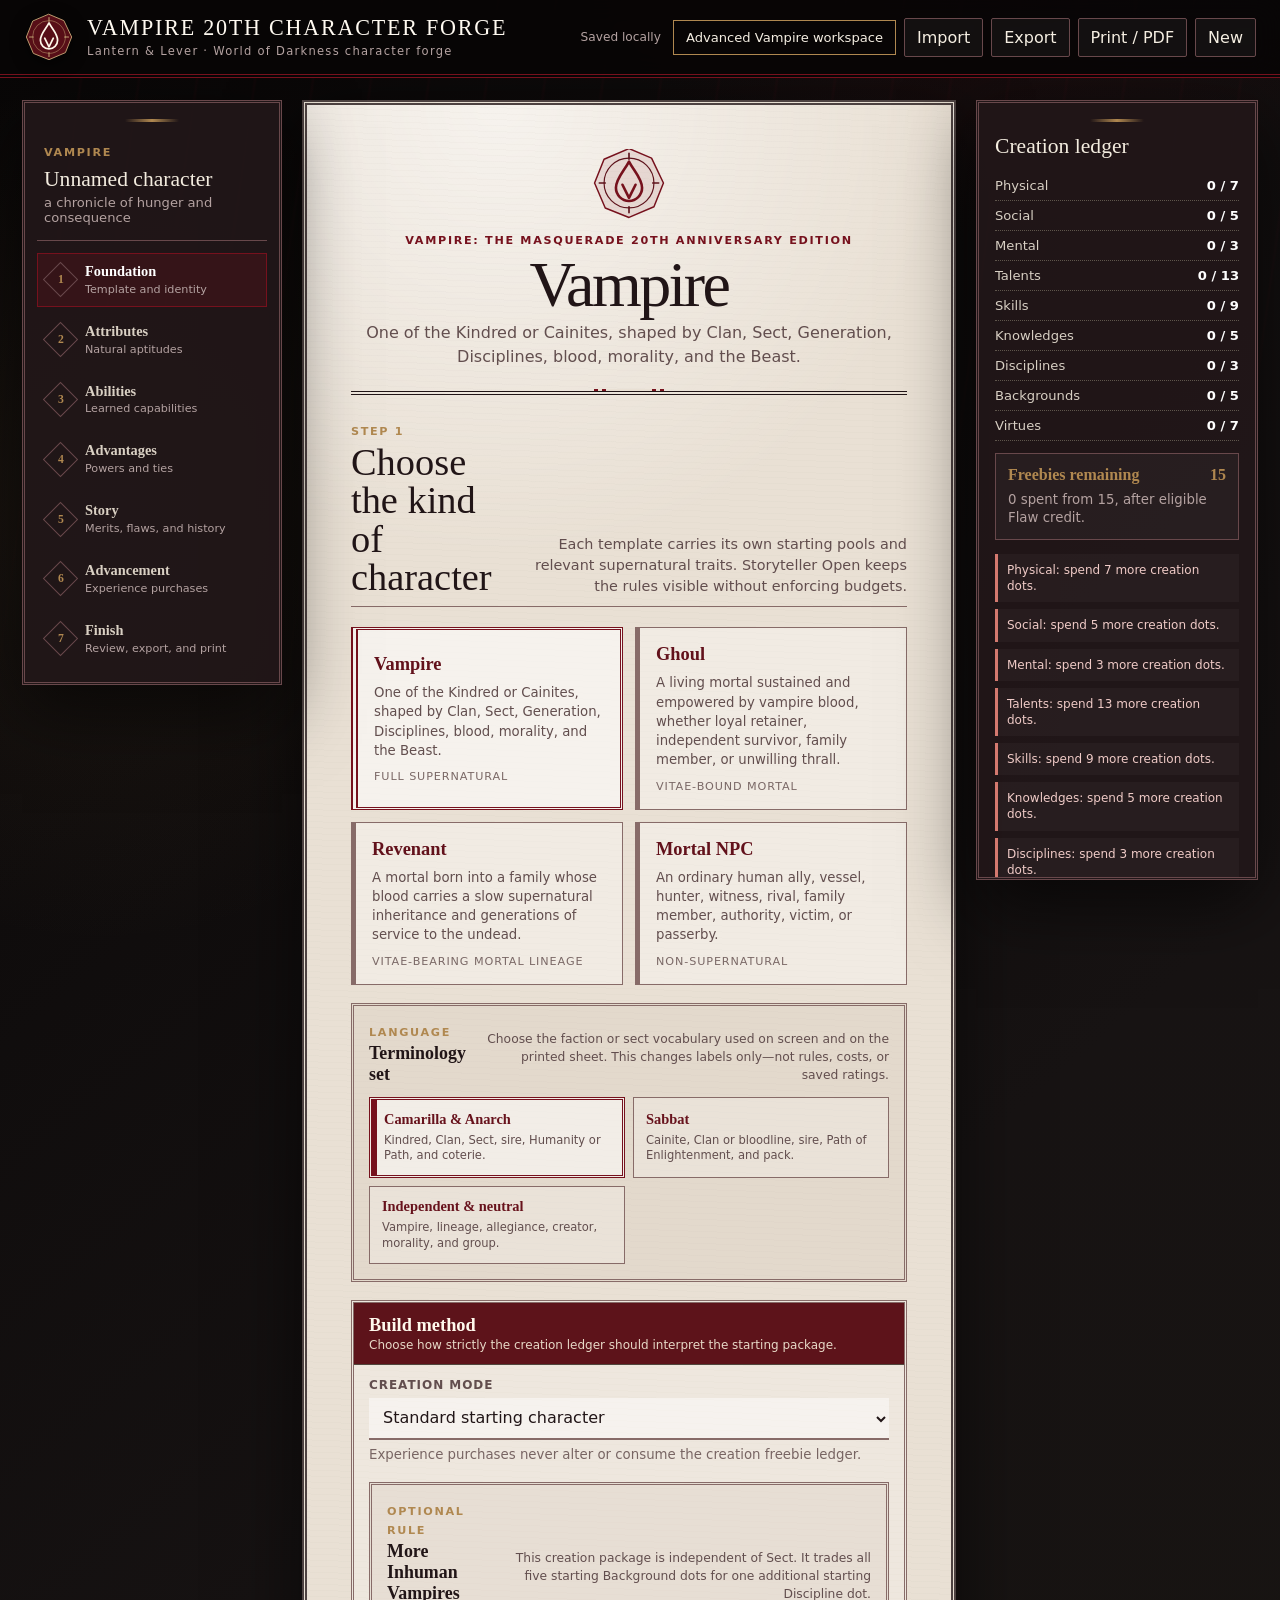
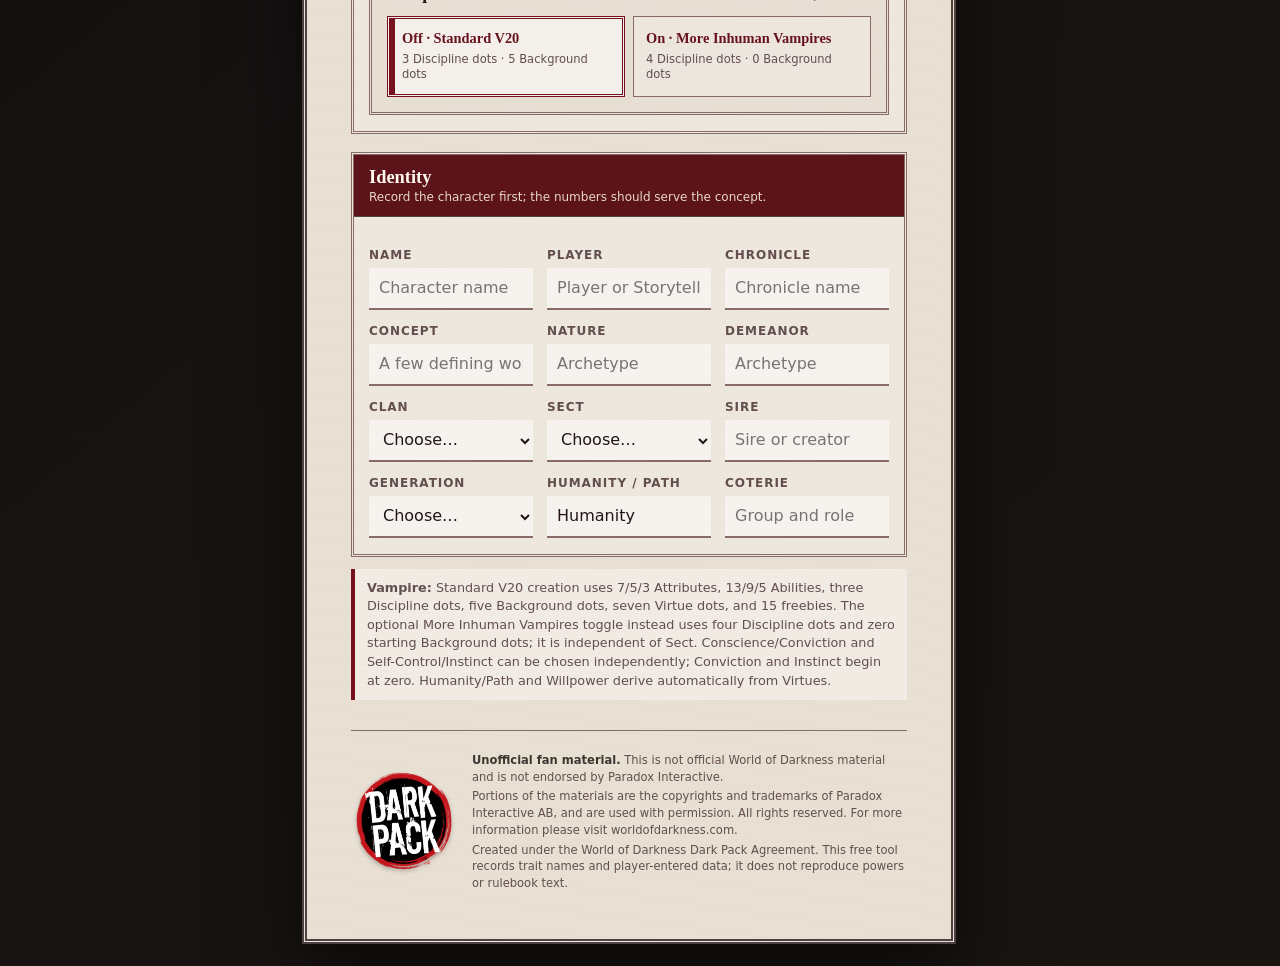
<file: index.html>
<!doctype html>
<html lang="en">
<head>
  <meta charset="utf-8">
  <meta name="viewport" content="width=device-width, initial-scale=1">
  <meta name="theme-color" content="#11100f">
  <meta name="description" content="A guided World of Darkness 20th Anniversary Edition character creator, advancement tracker, and printable sheet.">
  <title>Character Forge</title>
  <link rel="stylesheet" href="styles.css">
</head>
<body>
  <div id="app" aria-live="polite"></div>
  <noscript>This character forge requires JavaScript. The application runs entirely in your browser.</noscript>
  <script src="shared-v20.js"></script>
  <script src="config.js"></script>
  <script src="app.js"></script>
</body>
</html>
</file>
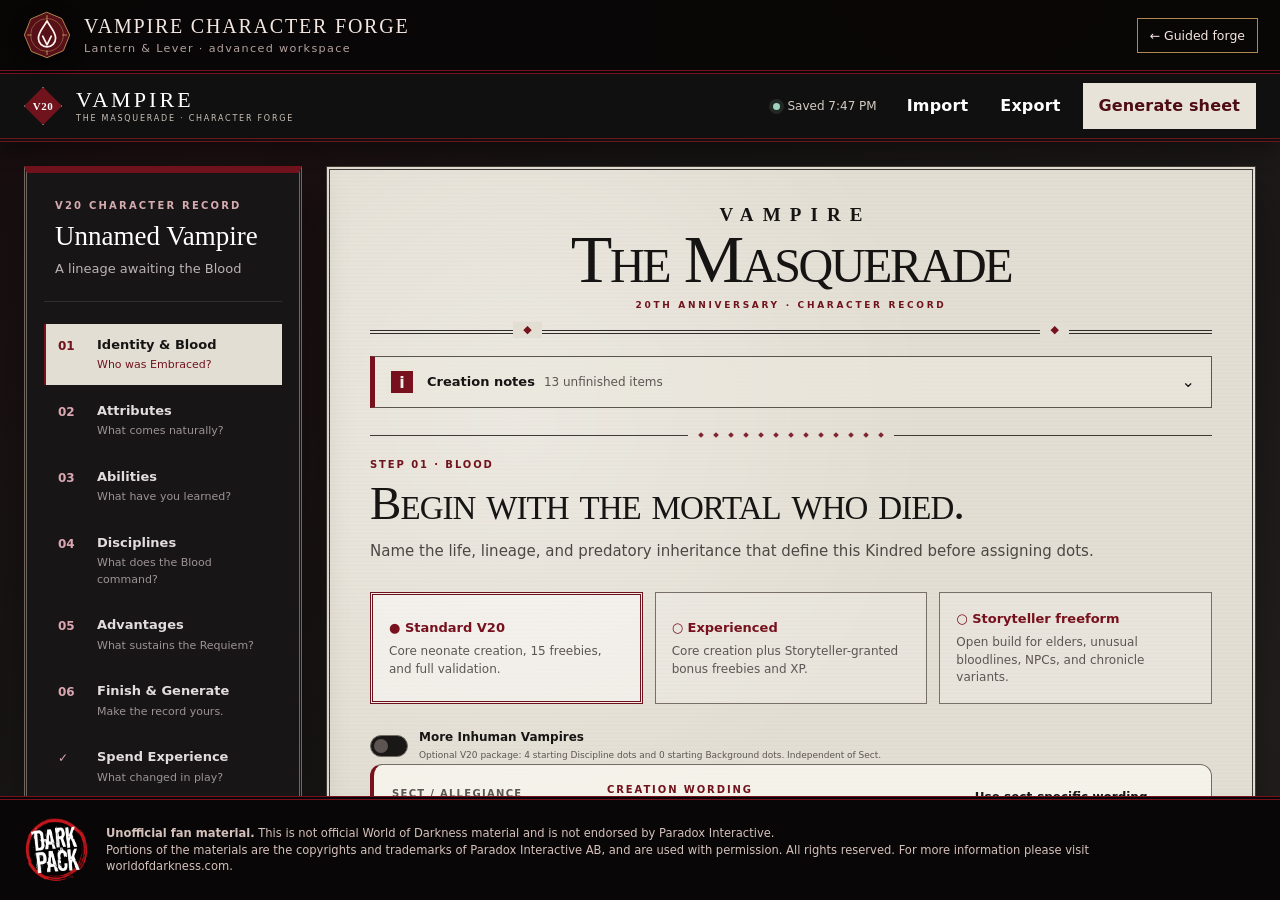
<file: advanced.html>
<!doctype html>
<html lang="en">
<head>
  <meta charset="utf-8">
  <meta name="viewport" content="width=device-width, initial-scale=1">
  <meta name="theme-color" content="#080606">
  <title>Advanced Vampire Workspace · Character Forge</title>
  <style>
    :root{--accent:#76111d;--metal:#b08850;--bg:#171313;--deep:#080606;color-scheme:dark;font:16px Inter,ui-sans-serif,system-ui,sans-serif}*{box-sizing:border-box}html,body{height:100%;margin:0}body{display:flex;min-width:320px;flex-direction:column;color:#f4e7e1;background:radial-gradient(circle at 75% -10%,#76111d42,transparent 28rem),linear-gradient(140deg,var(--deep),var(--bg))}.forge-chrome{min-height:74px;display:flex;align-items:center;gap:14px;padding:10px 22px;border-bottom:4px double var(--accent);background:#080606eb}.brand{display:flex;min-width:0;align-items:center;gap:12px;color:inherit;text-decoration:none}.sigil{width:50px;height:50px;flex:0 0 auto;color:var(--metal);fill:none;stroke:currentColor;stroke-linecap:round;stroke-linejoin:round;filter:drop-shadow(0 4px 8px #0009)}.frame{fill:#571018;stroke-width:1.25}.ring{opacity:.7}.ticks{stroke-width:1.4}.glyph{stroke:#fff4eb;stroke-width:2.2}.brand b{display:block;font:500 1.25rem/1.05 Georgia,serif;letter-spacing:.09em;text-transform:uppercase}.brand small{display:block;margin-top:5px;color:#b4a2a1;font-size:.7rem;letter-spacing:.12em}.back{margin-left:auto;border:1px solid var(--metal);padding:9px 12px;color:#f4e7e1;text-decoration:none;font-size:.78rem}.back:hover{background:#ffffff12}iframe{display:block;width:100%;min-height:650px;flex:1 1 auto;border:0;background:#171313}.fan-footer{display:flex;align-items:center;gap:16px;min-height:104px;padding:14px 22px;border-top:4px double var(--accent);color:#d5c1bc;background:#080606;font-size:.72rem;line-height:1.45}.fan-footer img{width:68px;height:68px;object-fit:contain}.fan-footer p{max-width:1100px;margin:0}@media(max-width:650px){.forge-chrome{padding-inline:12px}.brand small{display:none}.brand b{font-size:1rem}.sigil{width:42px;height:42px}.back{padding:8px;font-size:.7rem}.fan-footer{align-items:flex-start;padding:12px;font-size:.64rem}.fan-footer img{width:52px;height:52px}}
  </style>
</head>
<body>
  <header class="forge-chrome">
    <a class="brand" href="index.html" aria-label="Return to Vampire Character Forge">
      <svg class="sigil" viewBox="0 0 64 64" aria-hidden="true"><path class="frame" d="M32 3 51 11 61 32 53 52 32 61 12 53 3 32 11 12Z"/><circle class="ring" cx="32" cy="32" r="21"/><path class="ticks" d="M32 7v5m25 20h-5M32 57v-5M7 32h5"/><g class="glyph"><path d="M32 14c-4.2 8.1-11 14.2-11 22.1a11 11 0 0 0 22 0C43 28.2 36.2 22.1 32 14Z"/><path d="m26.5 33.5 5.5 11 5.5-11"/></g></svg>
      <span><b>Vampire Character Forge</b><small>Lantern &amp; Lever · advanced workspace</small></span>
    </a>
    <a class="back" href="index.html">← Guided forge</a>
  </header>
  <iframe src="legacy.html" title="Advanced Vampire Character Forge"></iframe>
  <footer class="fan-footer"><img src="darkpack-logo.png" alt="World of Darkness Dark Pack logo"><p><strong>Unofficial fan material.</strong> This is not official World of Darkness material and is not endorsed by Paradox Interactive.<br>Portions of the materials are the copyrights and trademarks of Paradox Interactive AB, and are used with permission. All rights reserved. For more information please visit worldofdarkness.com.</p></footer>
</body>
</html>
</file>
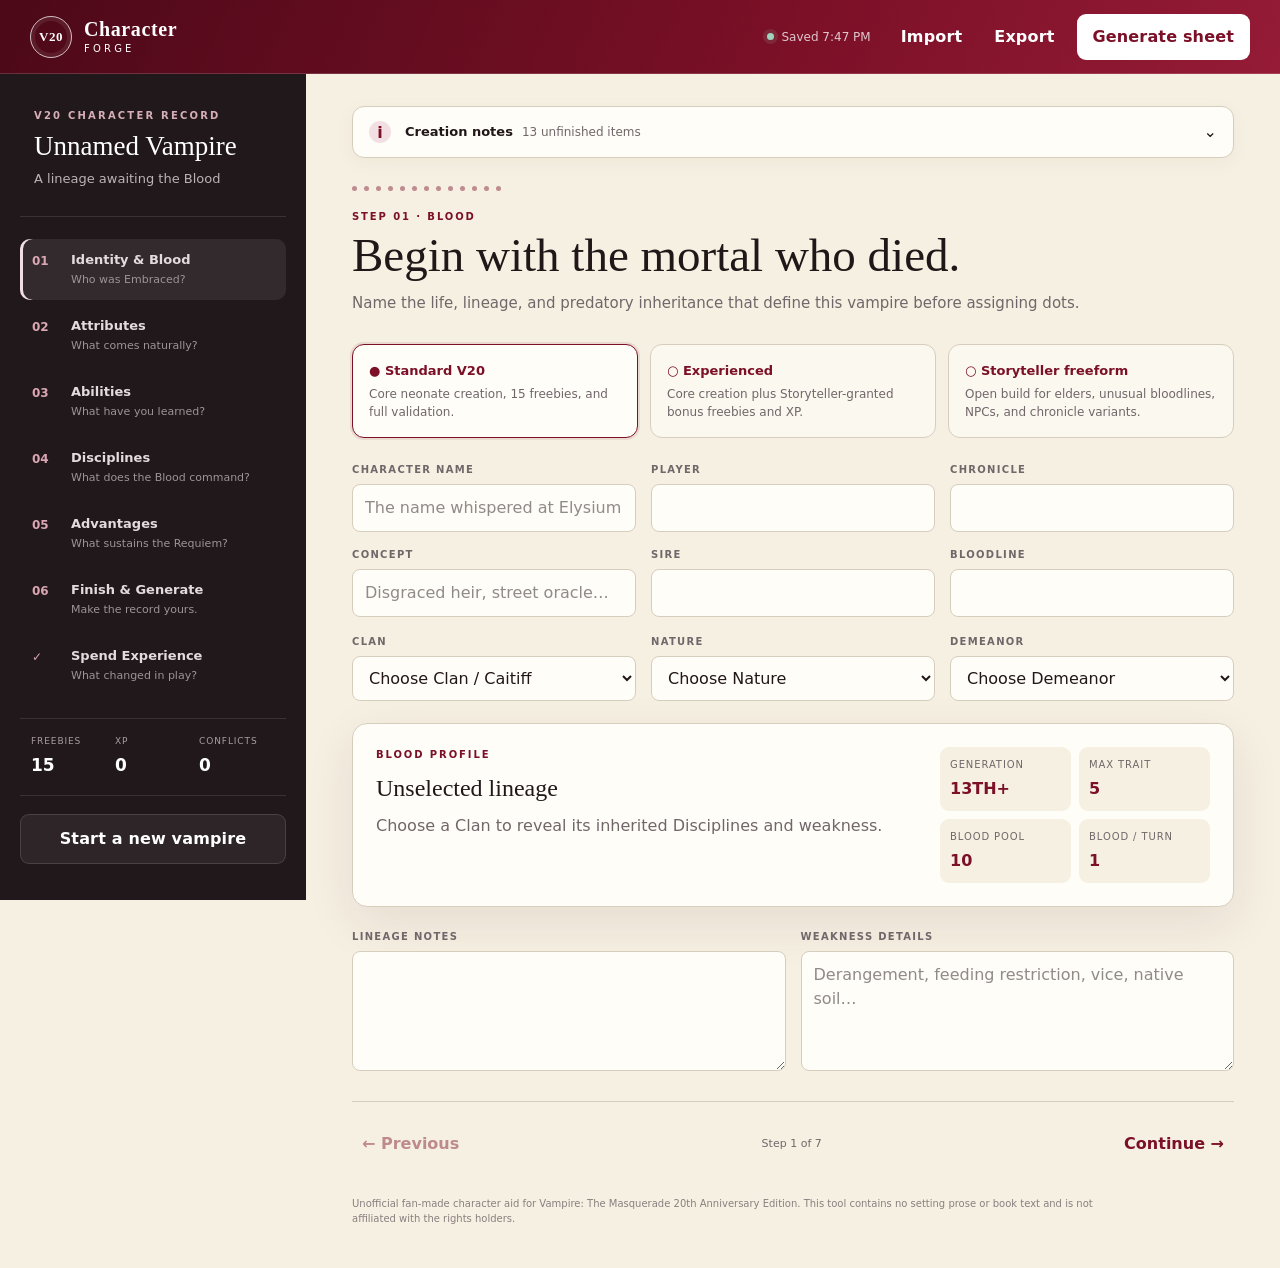
<file: index(1).html>
<!doctype html>
<html lang="en">
  <head>
    <meta charset="UTF-8" />
    <meta name="viewport" content="width=device-width, initial-scale=1.0" />
    <meta name="theme-color" content="#1b1112" />
    <meta name="description" content="A guided V20 vampire character creator, advancement tracker, and printable sheet." />
    <title>V20 Character Forge</title>
    <script type="module">
const source = atob("[base64]/[base64]/bnVsbDooZT1wJiZlW3BdfHxlW2BAQGl0ZXJhdG9yYF0sdHlwZW9mIGU9PWBmdW5jdGlvbmA/[base64]/[base64]/[base64]/[base64]/[base64]/[base64]/[base64]/[base64]/Y29uc29sZS5lcnJvcihgZm9yY2VGcmFtZVJhdGUgdGFrZXMgYSBwb3NpdGl2ZSBpbnQgYmV0d2VlbiAwIGFuZCAxMjUsIGZvcmNpbmcgZnJhbWUgcmF0ZXMgaGlnaGVyIHRoYW4gMTI1IGZwcyBpcyBub3Qgc3VwcG9ydGVkYCk6Uz0wPGU/[base64]/[base64]/[base64]/dDpgYH1lLl9fRE9NX0lOVEVSTkFMU19ET19OT1RfVVNFX09SX1dBUk5fVVNFUlNfVEhFWV9DQU5OT1RfVVBHUkFERT1hLGUuY3JlYXRlUG9ydGFsPWZ1bmN0aW9uKGUsdCl7dmFyIG49Mjxhcmd1bWVudHMubGVuZ3RoJiZhcmd1bWVudHNbMl0hPT12b2lkIDA/[base64]/KHQ9dC5jcm9zc09yaWdpbix0PXR5cGVvZiB0PT1gc3RyaW5nYD90PT09YHVzZS1jcmVkZW50aWFsc2A/[base64]/dC5pbnRlZ3JpdHk6dm9pZCAwLG89dHlwZW9mIHQuZmV0Y2hQcmlvcml0eT09YHN0cmluZ2A/[base64]/[base64]/dC5pbnRlZ3JpdHk6dm9pZCAwLG5vbmNlOnR5cGVvZiB0Lm5vbmNlPT1gc3RyaW5nYD90Lm5vbmNlOnZvaWQgMH0pfX1lbHNlIHQ/[base64]/[base64]/[base64]/[base64]/[base64]/[base64]/[base64]/[base64]/TWF0aC5jbHozMjpLZSxNPU1hdGgubG9nLEdlPU1hdGguTE4yO2Z1bmN0aW9uIEtlKGUpe3JldHVybiBlPj4+PTAsZT09PTA/[base64]/[base64]/ZSYxMzQyMTc3Mjc/MzI6MjY4NDM1NDU2Ojg6Mn1mdW5jdGlvbiBjdCgpe3ZhciBlPUUucDtyZXR1cm4gZT09PTA/KGU9d2luZG93LmV2ZW50LGU9PT12b2lkIDA/[base64]/ZS5jaGVja2VkP2B0cnVlYDpgZmFsc2VgOmUudmFsdWUpLGU9cixlPT09bj8hMToodC5zZXRWYWx1ZShlKSwhMCl9ZnVuY3Rpb24gVnQoZSl7aWYoZXx8PXR5cGVvZiBkb2N1bWVudDxgdWA/[base64]/[base64]/[base64]/[base64]/cj9lLnNldFByb3BlcnR5KHQsYGApOnQ9PT1gZmxvYXRgP2UuY3NzRmxvYXQ9YGA6ZVt0XT1gYDpyP2Uuc2V0UHJvcGVydHkodCxuKTp0eXBlb2YgbiE9YG51bWJlcmB8fG49PT0wfHxadC5oYXModCk/dD09PWBmbG9hdGA/[base64]/[base64]/[base64]/[base64]/[base64]/[base64]/ZS50b0VsZW1lbnQ6ZS5mcm9tRWxlbWVudDplLnJlbGF0ZWRUYXJnZXR9LG1vdmVtZW50WDpmdW5jdGlvbihlKXtyZXR1cm5gbW92ZW1lbnRYYGluIGU/[base64]/YEVudGVyYDpTdHJpbmcuZnJvbUNoYXJDb2RlKGUpKTplLnR5cGU9PT1ga2V5ZG93bmB8fGUudHlwZT09PWBrZXl1cGA/[base64]/[base64]/[base64]/[base64]/[base64]/ZT09PXQ/ITA6ZSYmZS5ub2RlVHlwZT09PTM/ITE6dCYmdC5ub2RlVHlwZT09PTM/[base64]/[base64]/[base64]/[base64]/[base64]/KHQ9UCxaZChlLnR5cGUpPyhlPWxmLGxmPW51bGwsUD1lKTpQPXQpOlA9Umk/[base64]/[base64]/[base64]/[base64]/[base64]/bnVsbDp0fWZ1bmN0aW9uIHphKGUsdCl7dGhyb3cgdC4kJHR5cGVvZj09PWc/RXJyb3Iocyg1MjUpKTooZT1PYmplY3QucHJvdG90eXBlLnRvU3RyaW5nLmNhbGwodCksRXJyb3IocygzMSxlPT09YFtvYmplY3QgT2JqZWN0XWA/YG9iamVjdCB3aXRoIGtleXMge2ArT2JqZWN0LmtleXModCkuam9pbihgLCBgKStgfWA6ZSkpKX1mdW5jdGlvbiBCYShlKXtmdW5jdGlvbiB0KHQsbil7aWYoZSl7dmFyIHI9dC5kZWxldGlvbnM7cj09PW51bGw/[base64]/[base64]/[base64]/[base64]/dShlLHQsbixyKTpudWxsO2Nhc2UgdzpyZXR1cm4gbj1qYShuKSxwKGUsdCxuLHIpfWlmKHVlKG4pfHxzZShuKSlyZXR1cm4gaT09PW51bGw/[base64]/[base64]/bD1kOnUuc2libGluZz1kLHU9ZCk7cmV0dXJuIEYmJk5pKGksaCksbH1mb3IoZD1yKGQpO2g8cy5sZW5ndGg7aCsrKWc9bShkLGksaCxzW2hdLGMpLGchPT1udWxsJiYoZSYmZy5hbHRlcm5hdGUhPT1udWxsJiZkLmRlbGV0ZShnLmtleT09PW51bGw/[base64]/[base64]/[base64]/[base64]/[base64]/[base64]/[base64]/[base64]/[base64]/Tm8odCk6dCxlPWUudXNlU3RhdGUoKVswXSwoej09PW51bGw/[base64]/Ui5tZW1vaXplZFN0YXRlPUI9ZTpCPUIubmV4dD1lLEJ9ZnVuY3Rpb24gSCgpe2lmKHo9PT1udWxsKXt2YXIgZT1SLmFsdGVybmF0ZTtlPWU9PT1udWxsP251bGw6ZS5tZW1vaXplZFN0YXRlfWVsc2UgZT16Lm5leHQ7dmFyIHQ9Qj09PW51bGw/[base64]/[base64]/[base64]/KGM9bD1wLG89YSk6bD1sLm5leHQ9cCxSLmxhbmVzfD1mLEdsfD1mO3U9dS5uZXh0fXdoaWxlKHUhPT1udWxsJiZ1IT09dCk7aWYobD09PW51bGw/[base64]/[base64]/[base64]/[base64]/[base64]/[base64]/[base64]/bnVsbDpyO3ZhciBhPWkubWVtb2l6ZWRTdGF0ZS5pbnN0O3ohPT1udWxsJiZyIT09bnVsbCYmQ28ocix6Lm1lbW9pemVkU3RhdGUuZGVwcyk/[base64]/[base64]/[base64]/bjp0by5jdXJyZW50PT09bnVsbD8hKGhvJjQyKXx8aG8mMTA3Mzc0MTgyNCYmIShKJjI2MTkzMCk/KGljPSEwLGUubWVtb2l6ZWRTdGF0ZT1uKTooZT1tdSgpLFIubGFuZXN8PWUsR2x8PWUsdCk6KGU9eHMoZSxuLHIpLERyKGUsdCl8fChpYz0hMCksZSl9ZnVuY3Rpb24gQ3MoZSx0LG4scixpKXt2YXIgYT1FLnA7RS5wPWEhPT0wJiY4PmE/[base64]/[base64]/[base64]/[base64]/[base64]/[base64]/[base64]/[base64]/[base64]/[base64]/[base64]/[base64]/[base64]/[base64]/[base64]/[base64]/[base64]/[base64]/[base64]/[base64]/[base64]/[base64]/bnVsbDplLm1lbW9pemVkUHJvcHMscj1hLmNoaWxkcmVuLFVkKGksYSk/[base64]/[base64]/[base64]/[base64]/[base64]/[base64]/[base64]/[base64]/[base64]/[base64]/ZS5ib2R5OmUubm9kZU5hbWU9PT1gSFRNTGA/[base64]/[base64]/[base64]/bnVsbDpuLm5hbWUpJiZhLmdldEF0dHJpYnV0ZShgcHJvcGVydHlgKT09PShuLnByb3BlcnR5PT1udWxsP251bGw6bi5wcm9wZXJ0eSkmJmEuZ2V0QXR0cmlidXRlKGBodHRwLWVxdWl2YCk9PT0obi5odHRwRXF1aXY9PW51bGw/[base64]/[base64]/by5zZXRQcm9wZXJ0eShgZGlzcGxheWAsYG5vbmVgLGBpbXBvcnRhbnRgKTpvLmRpc3BsYXk9YG5vbmVgO2Vsc2V7Yz1sLnN0YXRlTm9kZTt2YXIgZj1sLm1lbW9pemVkUHJvcHMuc3R5bGUscD1mIT1udWxsJiZmLmhhc093blByb3BlcnR5KGBkaXNwbGF5YCk/Zi5kaXNwbGF5Om51bGw7Yy5zdHlsZS5kaXNwbGF5PXA9PW51bGx8fHR5cGVvZiBwPT1gYm9vbGVhbmA/[base64]/[base64]/[base64]/YS5fdmlzaWJpbGl0eSYyP0VsKGUsdCxuLHIpOihhLl92aXNpYmlsaXR5fD0yLE9sKGUsdCxuLHIsKHQuc3VidHJlZUZsYWdzJjEwMjU2KSE9MHx8ITEpKTphLl92aXNpYmlsaXR5JjI/[base64]/[base64]/[base64]/[base64]/KFk9MCxCbD1udWxsLE51KHQpKTooWT0wLEJsPW51bGwsUHUoZSx0LGEsNykpO2JyZWFrO2Nhc2UgNTp2YXIgbz1udWxsO3N3aXRjaChxLnRhZyl7Y2FzZSAyNjpvPXEubWVtb2l6ZWRTdGF0ZTtjYXNlIDU6Y2FzZSAyNzp2YXIgYz1xO2lmKG8/[base64]/ZT0hMDpIbHx8SiY1MzY4NzA5MTI/[base64]/[base64]/[base64]/YSYyMDEzMjY3NDF8MTphP2F8MjowfWEhPT0wJiYobj0hMCxsZChyLGEpKX1lbHNlIGE9SixhPVhlKHIscj09PUs/[base64]/[base64]/[base64]/[base64]/[base64]/[base64]/[base64]/cy5kZWZhdWx0Vmlld3x8cy5wYXJlbnRXaW5kb3c6d2luZG93LGM/[base64]/[base64]/[base64]/eC5kYXRhPWI6KGI9aXIobiksYiE9PW51bGwmJih4LmRhdGE9YikpKSksKGI9JG4/[base64]/[base64]/[base64]/[base64]/[base64]/[base64]/[base64]/[base64]/[base64]/[base64]/[base64]/[base64]/[base64]/[base64]/[base64]/[base64]/[base64]/[base64]/[base64]/[base64]/[base64]/[base64]/[base64]/[base64]/PXQuY3Jvc3NPcmlnaW4sZS5yZWZlcnJlclBvbGljeT8/PXQucmVmZXJyZXJQb2xpY3ksZS50aXRsZT8/PXQudGl0bGV9ZnVuY3Rpb24gemYoZSx0KXtlLmNyb3NzT3JpZ2luPz89dC5jcm9zc09yaWdpbixlLnJlZmVycmVyUG9saWN5Pz89dC5yZWZlcnJlclBvbGljeSxlLmludGVncml0eT8/[base64]/[base64]/[base64]/[base64]/[base64]/[base64]/[base64]/[base64]/YF0sW2BBdHRyaWJ1dGVzYCxgV2hhdCBjb21lcyBuYXR1cmFsbHk/YF0sW2BBYmlsaXRpZXNgLGBXaGF0IGhhdmUgeW91IGxlYXJuZWQ/[base64]/[base64]/[base64]/P3t9fSxhdHRyaWJ1dGVzOnVlKHQuYXR0cmlidXRlcyxlLmF0dHJpYnV0ZXMsMCksYXR0cmlidXRlUHJpb3JpdHk6ey4uLnQuYXR0cmlidXRlUHJpb3JpdHksLi4uZS5hdHRyaWJ1dGVQcmlvcml0eT8/e319LGFiaWxpdGllczp1ZSh0LmFiaWxpdGllcyxlLmFiaWxpdGllcyksYWJpbGl0eVByaW9yaXR5OnsuLi50LmFiaWxpdHlQcmlvcml0eSwuLi5lLmFiaWxpdHlQcmlvcml0eT8/e319LHNwZWNpYWxpemF0aW9uczp7Li4uZS5zcGVjaWFsaXphdGlvbnM/[base64]/[base64]/ZS5tZXJpdHM6W10sZmxhd3M6QXJyYXkuaXNBcnJheShlLmZsYXdzKT9lLmZsYXdzOltdLHhwUHVyY2hhc2VzOkFycmF5LmlzQXJyYXkoZS54cFB1cmNoYXNlcyk/[base64]/[base64]/[base64]/MCk/[base64]/MCwwLDUpXSxbZS5iYWNrZ3JvdW5kcy5HZW5lcmF0aW9uLGUuaWRlbnRpdHkuY3VzdG9tR2VuZXJhdGlvbixPXSkseWU9Ylt2ZV0/P2JbYDEzdGgrYF0sYmU9eWUubWF4LHhlPSgwLGYudXNlTWVtbykoKCk9Pm5ldyBTZXQoX2U/LmRpc2NpcGxpbmVzPz9bXSksW19lXSksU2U9KDAsZi51c2VNZW1vKSgoKT0+T2JqZWN0LmZyb21FbnRyaWVzKE9iamVjdC5lbnRyaWVzKG0pLm1hcCgoW3Qsbl0pPT5bdCxuLnJlZHVjZSgodCxuKT0+dCtNYXRoLm1heCgwLChlLmF0dHJpYnV0ZXNbbl0/[base64]/[base64]/bj09PWBBcHBlYXJhbmNlYCYmdC5pZGVudGl0eS5jbGFuPT09YE5vc2ZlcmF0dWA/[base64]/[base64]/[base64]/dD09PWBUaGF1bWF0dXJneWA/[base64]/[base64]/b2UubWFwKHQ9Pih7a2V5OnQsbGFiZWw6dCx2YWx1ZTplLmFiaWxpdGllc1t0XT8/MH0pKTpjPT09YGRpc2NpcGxpbmVgP1suLi5nLm1hcCh0PT4oe2tleTp0LGxhYmVsOnQsdmFsdWU6ZS5kaXNjaXBsaW5lc1t0XT8/MH0pKSwuLi5lLmN1c3RvbURpc2NpcGxpbmVzLm1hcChlPT4oe2tleTpgY3VzdG9tOiR7ZS5pZH1gLGxhYmVsOmUubmFtZXx8YFVubmFtZWQgY3VzdG9tIERpc2NpcGxpbmVgLHZhbHVlOmUudmFsdWV9KSldOmM9PT1gcGF0aGA/[base64]/PzB9KSksLi4uZS5jdXN0b21CYWNrZ3JvdW5kcy5tYXAoZT0+KHtrZXk6YGN1c3RvbToke2UuaWR9YCxsYWJlbDplLm5hbWV8fGBVbm5hbWVkIGN1c3RvbSBCYWNrZ3JvdW5kYCx2YWx1ZTplLnZhbHVlfSkpXTpjPT09YHZpcnR1ZWA/[base64]/VWVbMF0sV2U9aj8ua2V5Pz9gYCxNPWo/[base64]/TWF0aC5tYXgoMSxNKSozOmM9PT1gdmlydHVlYHx8Yz09PWBtb3JhbGl0eWA/[base64]/ey4uLmUscGF0aHM6ZS5wYXRocy5tYXAoZT0+ZS5pZD09PW4/[base64]/Ti5jYXRlZ29yeT09PWBhdHRyaWJ1dGVgP2UuYXR0cmlidXRlc1tOLmtleV06Ti5jYXRlZ29yeT09PWBhYmlsaXR5YD9lLmFiaWxpdGllc1tOLmtleV06Ti5jYXRlZ29yeT09PWBkaXNjaXBsaW5lYD9OLmtleS5zdGFydHNXaXRoKGBjdXN0b206YCk/ZS5jdXN0b21EaXNjaXBsaW5lcy5maW5kKGU9PmUuaWQ9PT1OLmtleS5zbGljZSg3KSk/LnZhbHVlOmUuZGlzY2lwbGluZXNbTi5rZXldOk4uY2F0ZWdvcnk9PT1gcGF0aGA/ZS5wYXRocy5maW5kKGU9PmUuaWQ9PT1OLmtleSk/[base64]/[base64]/[base64]/YGFjdGl2ZWA6YGAsb25DbGljazooKT0+cihpKSxjaGlsZHJlbjpbKDAscC5qc3gpKGBiYCx7Y2hpbGRyZW46QWVbaV0/[base64]/[base64]/[base64]/[base64]/PzAscj14ZS5oYXModCk7cmV0dXJuKDAscC5qc3hzKShgYXJ0aWNsZWAse2NsYXNzTmFtZTpuPjA/[base64]/[base64]/[base64]/YHNlbGVjdGVkYDpgYCxvbkNsaWNrOigpPT50KGU9Pih7Li4uZSx2aXJ0dWVNb2RlOmBjb25zY2llbmNlYCxtb3JhbGl0eU5hbWU6ZS5tb3JhbGl0eU5hbWU9PT1gSHVtYW5pdHlgfHwhZS5tb3JhbGl0eU5hbWU/[base64]/[base64]/YENvbnNjaWVuY2VgOmBDb252aWN0aW9uYDpuPT09YHNlbGZDb250cm9sYD9lLnZpcnR1ZU1vZGU9PT1gY29uc2NpZW5jZWA/[base64]/[base64]/YEFkdmlzb3J5IGZyZWViaWUgbGVkZ2VyYDpgQXV0b21hdGljIGZyZWViaWUgbGVkZ2VyYH0pLCgwLHAuanN4KShgaDNgLHtjaGlsZHJlbjpPP2BPcGVuIGJ1aWxkYDprLnJlbWFpbmluZz09PTA/[base64]/YFJlZmVyZW5jZSBiYWxhbmNlYDpgQmFsYW5jZWB9KSwoMCxwLmpzeCkoYHN0cm9uZ2Ase2NoaWxkcmVuOk8/[base64]/KDAscC5qc3gpKGBwYCx7Y2xhc3NOYW1lOmBwdXJjaGFzZS13YXJuaW5nYCxjaGlsZHJlbjpgVGhpcyB0cmFpdCBpcyBhdCBpdHMgY3VycmVudCBtYXhpbXVtLmB9KTplLmV4cGVyaWVuY2U8R2U/[base64]/[base64]/[base64]");
const bytes = Uint8Array.from(source, (character) => character.charCodeAt(0));
const moduleUrl = URL.createObjectURL(new Blob([bytes], { type: "text/javascript" }));
await import(moduleUrl);
URL.revokeObjectURL(moduleUrl);
</script>
    <style>/*! tailwindcss v4.2.1 | MIT License | https://tailwindcss.com */
@layer properties{@supports (((-webkit-hyphens:none)) and (not (margin-trim:inline))) or ((-moz-orient:inline) and (not (color:rgb(from red r g b)))){*,:before,:after,::backdrop{--tw-blur:initial;--tw-brightness:initial;--tw-contrast:initial;--tw-grayscale:initial;--tw-hue-rotate:initial;--tw-invert:initial;--tw-opacity:initial;--tw-saturate:initial;--tw-sepia:initial;--tw-drop-shadow:initial;--tw-drop-shadow-color:initial;--tw-drop-shadow-alpha:100%;--tw-drop-shadow-size:initial}}}@layer theme{:root,:host{--font-sans:ui-sans-serif, system-ui, sans-serif, "Apple Color Emoji", "Segoe UI Emoji", "Segoe UI Symbol", "Noto Color Emoji";--font-mono:ui-monospace, SFMono-Regular, Menlo, Monaco, Consolas, "Liberation Mono", "Courier New", monospace;--spacing:.25rem;--default-font-family:var(--font-sans);--default-mono-font-family:var(--font-mono)}}@layer base{*,:after,:before,::backdrop{box-sizing:border-box;border:0 solid;margin:0;padding:0}::file-selector-button{box-sizing:border-box;border:0 solid;margin:0;padding:0}html,:host{-webkit-text-size-adjust:100%;tab-size:4;line-height:1.5;font-family:var(--default-font-family,ui-sans-serif, system-ui, sans-serif, "Apple Color Emoji", "Segoe UI Emoji", "Segoe UI Symbol", "Noto Color Emoji");font-feature-settings:var(--default-font-feature-settings,normal);font-variation-settings:var(--default-font-variation-settings,normal);-webkit-tap-highlight-color:transparent}hr{height:0;color:inherit;border-top-width:1px}abbr:where([title]){-webkit-text-decoration:underline dotted;text-decoration:underline dotted}h1,h2,h3,h4,h5,h6{font-size:inherit;font-weight:inherit}a{color:inherit;-webkit-text-decoration:inherit;-webkit-text-decoration:inherit;-webkit-text-decoration:inherit;-webkit-text-decoration:inherit;text-decoration:inherit}b,strong{font-weight:bolder}code,kbd,samp,pre{font-family:var(--default-mono-font-family,ui-monospace, SFMono-Regular, Menlo, Monaco, Consolas, "Liberation Mono", "Courier New", monospace);font-feature-settings:var(--default-mono-font-feature-settings,normal);font-variation-settings:var(--default-mono-font-variation-settings,normal);font-size:1em}small{font-size:80%}sub,sup{vertical-align:baseline;font-size:75%;line-height:0;position:relative}sub{bottom:-.25em}sup{top:-.5em}table{text-indent:0;border-color:inherit;border-collapse:collapse}:-moz-focusring{outline:auto}progress{vertical-align:baseline}summary{display:list-item}ol,ul,menu{list-style:none}img,svg,video,canvas,audio,iframe,embed,object{vertical-align:middle;display:block}img,video{max-width:100%;height:auto}button,input,select,optgroup,textarea{font:inherit;font-feature-settings:inherit;font-variation-settings:inherit;letter-spacing:inherit;color:inherit;opacity:1;background-color:#0000;border-radius:0}::file-selector-button{font:inherit;font-feature-settings:inherit;font-variation-settings:inherit;letter-spacing:inherit;color:inherit;opacity:1;background-color:#0000;border-radius:0}:where(select:is([multiple],[size])) optgroup{font-weight:bolder}:where(select:is([multiple],[size])) optgroup option{padding-inline-start:20px}::file-selector-button{margin-inline-end:4px}::placeholder{opacity:1}@supports (not ((-webkit-appearance:-apple-pay-button))) or (contain-intrinsic-size:1px){::placeholder{color:currentColor}@supports (color:color-mix(in lab, red, red)){::placeholder{color:color-mix(in oklab, currentcolor 50%, transparent)}}}textarea{resize:vertical}::-webkit-search-decoration{-webkit-appearance:none}::-webkit-date-and-time-value{min-height:1lh;text-align:inherit}::-webkit-datetime-edit{display:inline-flex}::-webkit-datetime-edit-fields-wrapper{padding:0}::-webkit-datetime-edit{padding-block:0}::-webkit-datetime-edit-year-field{padding-block:0}::-webkit-datetime-edit-month-field{padding-block:0}::-webkit-datetime-edit-day-field{padding-block:0}::-webkit-datetime-edit-hour-field{padding-block:0}::-webkit-datetime-edit-minute-field{padding-block:0}::-webkit-datetime-edit-second-field{padding-block:0}::-webkit-datetime-edit-millisecond-field{padding-block:0}::-webkit-datetime-edit-meridiem-field{padding-block:0}::-webkit-calendar-picker-indicator{line-height:1}:-moz-ui-invalid{box-shadow:none}button,input:where([type=button],[type=reset],[type=submit]){appearance:button}::file-selector-button{appearance:button}::-webkit-inner-spin-button{height:auto}::-webkit-outer-spin-button{height:auto}[hidden]:where(:not([hidden=until-found])){display:none!important}}@layer components;@layer utilities{.invisible{visibility:hidden}.visible{visibility:visible}.static{position:static}.start{inset-inline-start:var(--spacing)}.end{inset-inline-end:var(--spacing)}.contents{display:contents}.flex{display:flex}.hidden{display:none}.table{display:table}.resize{resize:both}.antialiased{-webkit-font-smoothing:antialiased;-moz-osx-font-smoothing:grayscale}.blur{--tw-blur:blur(8px);filter:var(--tw-blur,) var(--tw-brightness,) var(--tw-contrast,) var(--tw-grayscale,) var(--tw-hue-rotate,) var(--tw-invert,) var(--tw-saturate,) var(--tw-sepia,) var(--tw-drop-shadow,)}}:root{--blood:#7b1027;--blood-dark:#4c0918;--blood-soft:#f2dfe3;--ink:#211719;--muted:#71666a;--paper:#f6f0e2;--paper-deep:#ece3d1;--white:#fffdf8;--line:#d7cdbd;--good:#2e6951;--warning:#9a5c17;--bad:#a22232;--shadow:0 16px 50px #39151c17}*{box-sizing:border-box}html{scroll-behavior:smooth}body{background:var(--paper);color:var(--ink);margin:0;font-family:Inter,ui-sans-serif,system-ui,-apple-system,BlinkMacSystemFont,Segoe UI,sans-serif}button,input,select,textarea{font:inherit}button{cursor:pointer}button:disabled{cursor:not-allowed;opacity:.45}.visually-hidden{clip:rect(0, 0, 0, 0);border:0;width:1px;height:1px;margin:-1px;padding:0;overflow:hidden;position:absolute!important}.app-shell{min-height:100vh}.topbar{color:#fff;background:linear-gradient(115deg, var(--blood-dark), var(--blood) 62%, #951b36);z-index:20;border-bottom:1px solid #ffffff29;justify-content:space-between;align-items:center;gap:24px;height:74px;padding:0 30px;display:flex;position:sticky;top:0}.brand{color:inherit;align-items:center;gap:12px;min-width:max-content;text-decoration:none;display:flex}.brand-mark{letter-spacing:.04em;border:1px solid #ffffffbf;border-radius:50%;place-items:center;width:42px;height:42px;font-family:Georgia,serif;font-size:13px;font-weight:800;display:grid;box-shadow:inset 0 0 0 4px #ffffff14}.brand>span:last-child{line-height:1;display:grid}.brand b{letter-spacing:.03em;font-family:Georgia,serif;font-size:20px}.brand small{letter-spacing:.32em;text-transform:uppercase;margin-top:5px;font-size:10px}.top-actions{align-items:center;gap:12px;display:flex}.top-actions button{color:#fff}.save-state{color:#ffffffc2;align-items:center;gap:7px;margin-right:8px;font-size:12px;display:flex}.save-state i{background:#9fd3bd;border-radius:50%;width:7px;height:7px;box-shadow:0 0 0 4px #9fd3bd1f}.text-button,.print-button,.new-button,.primary-button,.secondary-button{letter-spacing:.01em;border:0;border-radius:9px;font-weight:750}.text-button{background:0 0;padding:9px 10px}.text-button:hover{background:#ffffff1a}.print-button{background:#fff;padding:11px 16px;color:var(--blood)!important}.workspace{grid-template-columns:306px minmax(0,1fr);min-height:calc(100vh - 74px);display:grid}.sidebar{color:#fff;background:#21181b;flex-direction:column;height:calc(100vh - 74px);min-height:calc(100vh - 74px);padding:34px 20px 24px;display:flex;position:sticky;top:74px;overflow:auto}.identity-card{border-bottom:1px solid #ffffff1c;padding:0 14px 27px}.identity-card p{color:#d6aeb7;text-transform:uppercase;letter-spacing:.22em;margin:0 0 9px;font-size:10px;font-weight:800}.identity-card h1{margin:0;font-family:Georgia,serif;font-size:27px;line-height:1.05}.identity-card span{color:#bdb2b5;margin-top:9px;font-size:13px;display:block}.sidebar nav{gap:5px;padding:22px 0;display:grid}.sidebar nav button{color:#e3dcde;text-align:left;background:0 0;border:0;border-radius:10px;grid-template-columns:31px 1fr;gap:8px;width:100%;padding:11px 12px;display:grid}.sidebar nav button:hover,.sidebar nav button.active{background:#ffffff14}.sidebar nav button.active{box-shadow:inset 3px 0 var(--blood-soft)}.sidebar nav button>b{color:#d9a6b2;padding-top:2px;font-size:12px}.sidebar nav button span{gap:3px;display:grid}.sidebar nav strong{font-size:13px}.sidebar nav small{color:#9e9397;font-size:11px}.rail-ledger{border-top:1px solid #ffffff1c;border-bottom:1px solid #ffffff1c;grid-template-columns:repeat(3,1fr);gap:8px;padding:16px 11px;display:grid}.rail-ledger span{color:#a99da1;text-transform:uppercase;letter-spacing:.1em;gap:5px;font-size:9px;display:grid}.rail-ledger b{color:#fff;letter-spacing:0;font-size:17px}.new-button{color:#fff;background:#ffffff0f;border:1px solid #ffffff21;margin-top:18px;padding:12px}.content{width:min(1180px,100%);padding:32px 46px 42px}.creation-notes{background:var(--white);border:1px solid var(--line);border-radius:12px;margin-bottom:28px;box-shadow:0 5px 20px #46281e0a}.creation-notes summary{cursor:pointer;grid-template-columns:27px auto 1fr auto;align-items:center;gap:9px;padding:13px 16px;list-style:none;display:grid}.creation-notes summary::-webkit-details-marker{display:none}.creation-notes summary>span{background:var(--blood-soft);width:22px;height:22px;color:var(--blood);border-radius:50%;place-items:center;font-weight:900;display:grid}.creation-notes summary b{font-size:13px}.creation-notes summary em{color:var(--muted);font-size:12px;font-style:normal}.creation-notes summary>i{font-style:normal}.creation-notes>div{padding:0 17px 14px 52px}.creation-notes p{color:var(--warning);margin:5px 0;font-size:12px}.creation-notes p.error{color:var(--bad)}.step-panel{animation:.22s ease-out arrive}@keyframes arrive{0%{opacity:0;transform:translateY(5px)}}.step-dots{gap:7px;margin-bottom:18px;display:flex}.step-dots i{background:var(--blood);opacity:.45;border-radius:50%;width:5px;height:5px}.step-eyebrow,.eyebrow{color:var(--blood);text-transform:uppercase;letter-spacing:.19em;margin:0 0 8px;font-size:10px;font-weight:850}.step-panel>h2{margin:0;font-family:Georgia,serif;font-size:clamp(32px,4vw,47px);font-weight:500;line-height:1}.step-intro{max-width:750px;color:var(--muted);margin:12px 0 28px;font-size:15px;line-height:1.65}.mode-cards{grid-template-columns:repeat(3,1fr);gap:12px;margin-bottom:24px;display:grid}.mode-cards button{border:1px solid var(--line);text-align:left;color:var(--ink);background:#fffdf899;border-radius:12px;padding:16px}.mode-cards button.selected{border-color:var(--blood);background:var(--white);box-shadow:0 0 0 2px #7b10271a}.mode-cards b,.mode-cards span{display:block}.mode-cards b{color:var(--blood);font-size:13px}.mode-cards span{color:var(--muted);margin-top:6px;font-size:12px;line-height:1.45}.field-grid{gap:15px;margin-bottom:17px;display:grid}.field-grid.three{grid-template-columns:repeat(3,minmax(0,1fr))}.field-grid.two{grid-template-columns:repeat(2,minmax(0,1fr))}.field{gap:7px;min-width:0;display:grid}.field>span,.rating-field>span{text-transform:uppercase;letter-spacing:.13em;color:var(--muted);font-size:10px;font-weight:800}.field input,.field select,.field textarea,.custom-row input,.sorcery-row input,.sorcery-row select,.point-row input,.stat-card select{border:1px solid var(--line);width:100%;color:var(--ink);background:var(--white);border-radius:8px;outline:none;padding:11px 12px}.field input:focus,.field select:focus,.field textarea:focus,.custom-row input:focus,.sorcery-row input:focus{border-color:var(--blood);box-shadow:0 0 0 3px #7b102717}.field textarea{resize:vertical;line-height:1.5}.field.compact{max-width:260px;margin-bottom:17px}.blood-card,.advantage-card,.review-card,.ledger,.xp-purchase,.xp-history,.sorcery-section{background:var(--white);border:1px solid var(--line);box-shadow:var(--shadow);border-radius:15px}.blood-card{grid-template-columns:minmax(0,1fr) auto;gap:20px;margin:22px 0;padding:23px;display:grid}.blood-card h3,.advantage-card h3,.review-card h3,.ledger h3,.xp-purchase h3,.xp-history h3,.sorcery-section h3{margin:0;font-family:Georgia,serif;font-size:24px}.blood-card>div:first-child>p:last-child{color:var(--muted);margin:8px 0 0;line-height:1.55}.blood-stats{grid-template-columns:repeat(2,1fr);gap:8px;min-width:270px;display:grid}.blood-stats span{background:var(--paper);color:var(--muted);text-transform:uppercase;letter-spacing:.09em;border-radius:9px;gap:5px;padding:10px;font-size:10px;display:grid}.blood-stats b{color:var(--blood);letter-spacing:0;font-size:16px}.clan-rules{border-top:1px solid var(--line);grid-column:1/-1;gap:7px;padding-top:14px;display:grid}.clan-rules p{color:var(--muted);margin:0;font-size:13px;line-height:1.5}.clan-rules b{color:var(--ink)}.stat-columns{grid-template-columns:repeat(3,minmax(0,1fr));align-items:start;gap:15px;display:grid}.stat-card{background:var(--white);border:1px solid var(--line);border-radius:14px;padding:17px;box-shadow:0 8px 25px #3c1e230a}.stat-card>header{border-bottom:1px solid var(--line);justify-content:space-between;align-items:start;gap:10px;margin-bottom:7px;padding-bottom:14px;display:flex}.stat-card header>div{gap:7px;display:grid}.stat-card select{text-transform:uppercase;letter-spacing:.08em;padding:6px 8px;font-size:10px}.stat-card h3{margin:0;font-family:Georgia,serif;font-size:22px}.budget{color:var(--good);white-space:nowrap;background:#e5f1eb;border-radius:999px;padding:6px 8px;font-size:10px;font-weight:800}.budget.over{color:var(--bad);background:#fae4e7}.trait-row{border-bottom:1px dotted #e2d8c8;padding:12px 0}.trait-row:last-child{border-bottom:0}.trait-line{justify-content:space-between;align-items:center;gap:12px;display:flex}.trait-line>span{font-size:13px;font-weight:700}.dots{flex-wrap:wrap;justify-content:flex-end;gap:4px;display:flex}.dots button{border:1.5px solid var(--blood);background:0 0;border-radius:50%;width:15px;height:15px;padding:0;transition:transform .1s,background .1s}.dots button:hover{transform:scale(1.13)}.dots button.filled{background:var(--blood);box-shadow:inset 0 0 0 2.5px var(--white)}.specialty{border:0;border-bottom:1px solid var(--line);width:100%;color:var(--muted);background:0 0;outline:none;margin-top:8px;padding:6px 1px;font-size:11px}.cost-note,.purchase-warning{color:var(--bad);margin:10px 0 0;font-size:11px}.rule-note{color:var(--muted);border-left:3px solid var(--blood);background:#fffdf88c;margin:20px 0 0;padding:14px 16px;font-size:12px;line-height:1.6}.discipline-grid{grid-template-columns:repeat(2,minmax(0,1fr));gap:13px;display:grid}.discipline-card{border:1px solid var(--line);background:#fffdf8b3;border-radius:12px;padding:15px}.discipline-card.chosen{background:var(--white);border-color:#c996a2;box-shadow:0 5px 18px #5a14280f}.discipline-card header{justify-content:space-between;align-items:center;gap:12px;display:flex}.discipline-card h3{margin:0;font-family:Georgia,serif;font-size:19px}.discipline-card header span{color:var(--muted);text-transform:uppercase;letter-spacing:.1em;font-size:9px}.discipline-card ol{border-top:1px solid var(--line);gap:7px;margin:12px 0 0;padding:12px 0 0;list-style:none;display:grid}.discipline-card li{color:var(--muted);grid-template-columns:22px 1fr;align-items:center;gap:7px;font-size:11px;display:grid}.discipline-card li b{background:var(--blood-soft);width:19px;height:19px;color:var(--blood);border-radius:50%;place-items:center;display:grid}.custom-traits{background:#fffdf8a6;border:1px dashed #cdbfaf;border-radius:12px;margin-top:18px;padding:15px}.mini-header{justify-content:space-between;align-items:center;gap:12px;margin-bottom:13px;display:flex}.mini-header h3,.mini-header h4{margin:0}.mini-header button,.custom-traits button:not(.remove){border:1px solid var(--line);background:var(--white);color:var(--blood);border-radius:8px;padding:8px 11px;font-size:11px;font-weight:800}.custom-row,.sorcery-row,.point-row{align-items:center;gap:10px;margin-top:10px;display:grid}.custom-row{grid-template-columns:minmax(130px,1fr) auto 30px}.remove{width:30px;height:30px;color:var(--bad);background:0 0;border:0;border-radius:7px;font-size:20px}.sorcery-section{margin-top:20px;padding:20px}.sorcery-row{grid-template-columns:145px minmax(180px,1fr) auto 30px}.sorcery-row.path{grid-template-columns:132px 105px minmax(170px,1fr) auto 30px}.sorcery-row>label{color:var(--muted);align-items:center;gap:7px;font-size:11px;display:flex}.sorcery-row>label select{width:72px}.ritual-head{border-top:1px solid var(--line);margin-top:20px;padding-top:19px}.advantage-card{margin-bottom:17px;padding:21px}.background-grid{grid-template-columns:repeat(2,minmax(0,1fr));gap:0 28px;display:grid}.background-row{border-bottom:1px dotted #e0d4c3;justify-content:space-between;align-items:center;gap:10px;padding:10px 0;display:flex}.background-row>span{align-items:center;gap:7px;font-size:12px;font-weight:700;display:flex}.background-row small{color:var(--blood);background:var(--blood-soft);border-radius:999px;padding:3px 6px;font-size:9px}.virtue-mode{grid-template-columns:repeat(2,1fr);gap:9px;max-width:540px;margin-bottom:18px;display:grid}.virtue-mode button{border:1px solid var(--line);background:var(--paper);color:var(--muted);border-radius:9px;padding:10px;font-size:11px;font-weight:750}.virtue-mode button.selected{border-color:var(--blood);color:var(--blood);background:var(--blood-soft)}.virtue-grid{grid-template-columns:repeat(3,minmax(0,1fr));gap:18px;margin-bottom:22px;display:grid}.virtue-grid>div,.rating-field{gap:8px;display:grid}.virtue-grid span{font-size:12px;font-weight:750}.morality-grid{border-top:1px solid var(--line);grid-template-columns:minmax(200px,1fr) 1fr 1fr;align-items:end;gap:18px;padding-top:18px;display:grid}.rating-field small{color:var(--muted);font-size:10px}.merit-flaw-grid{grid-template-columns:repeat(2,minmax(0,1fr));gap:17px;display:grid}.point-row{grid-template-columns:1fr 82px 30px}.point-row label{color:var(--muted);align-items:center;gap:4px;font-size:11px;display:flex}.point-row label input{width:48px}.finish-grid,.xp-layout{grid-template-columns:minmax(0,1fr) 330px;align-items:start;gap:19px;display:grid}.review-card,.ledger,.xp-purchase,.xp-history{padding:22px}.review-list{border-radius:10px;margin:16px 0;padding:13px 15px}.review-list p{margin:6px 0;font-size:12px;line-height:1.45}.review-list.errors{color:var(--bad);background:#fae7e9}.review-list.warnings{color:var(--warning);background:#f8edda}.all-clear{color:var(--good);background:#e6f1eb;border-radius:10px;padding:14px}.ledger{color:#fff;background:#24191c;border-color:#24191c;position:sticky;top:98px}.ledger .eyebrow{color:#dba8b4}.ledger-lines{gap:8px;margin:18px 0;display:grid}.ledger-lines span{color:#c4b9bc;justify-content:space-between;font-size:12px;display:flex}.ledger-lines b{color:#fff}.ledger-lines i{background:#ffffff24;height:1px}.ledger-total{border-top:1px solid #ffffff26;justify-content:space-between;align-items:center;padding:14px 0 16px;display:flex}.ledger-total strong{color:#b8dfcc;font-size:23px}.ledger-total.bad strong{color:#ff9cab}.full{width:100%}.primary-button,.secondary-button{padding:13px 15px}.primary-button{background:var(--blood);color:#fff}.secondary-button{background:var(--white);border:1px solid var(--line);color:var(--blood)}.ledger .secondary-button{color:#fff;background:0 0;border-color:#ffffff3d;margin-top:8px}.xp-balance{border:1px solid var(--line);background:var(--white);border-radius:14px;grid-template-columns:auto 1fr minmax(250px,auto);align-items:center;gap:15px;margin-bottom:18px;padding:17px 20px;display:grid}.xp-balance>span{text-transform:uppercase;letter-spacing:.12em;color:var(--muted);font-size:10px;font-weight:800}.xp-balance>strong{color:var(--blood);font-family:Georgia,serif;font-size:34px}.xp-balance label{color:var(--muted);align-items:center;gap:10px;font-size:11px;display:flex}.xp-balance input{border:1px solid var(--line);background:var(--paper);border-radius:8px;width:92px;padding:9px}.xp-purchase>header,.xp-history>header{justify-content:space-between;align-items:start;gap:12px;margin-bottom:20px;display:flex}.xp-purchase>header>strong{color:var(--blood);background:var(--blood-soft);border-radius:999px;padding:7px 10px;font-size:12px}.xp-equation{background:var(--paper);border-radius:11px;flex-wrap:wrap;align-items:center;gap:14px;margin:5px 0 17px;padding:15px;display:flex}.xp-equation span{color:var(--muted);gap:3px;font-size:11px;display:grid}.xp-equation span b{color:var(--ink);font-size:18px}.xp-equation i{color:var(--blood);font-style:normal}.xp-equation em{color:var(--muted);margin-left:auto;font-size:11px;font-style:normal}.xp-equation>strong{color:var(--blood)}.xp-history ol{gap:9px;max-height:460px;margin:0 0 18px;padding:0;list-style:none;display:grid;overflow:auto}.xp-history li{border:1px solid var(--line);border-radius:9px;grid-template-columns:1fr auto;gap:5px 10px;padding:11px;display:grid}.xp-history li div{gap:4px;display:grid}.xp-history li b{font-size:11px}.xp-history li span{color:var(--muted);font-size:10px}.xp-history li>strong{color:var(--blood);font-size:11px}.xp-history li em{color:var(--good);text-transform:uppercase;letter-spacing:.12em;grid-column:1/-1;font-size:9px;font-style:normal}.xp-history>p,.xp-history>small{color:var(--muted);font-size:11px;line-height:1.5}.step-nav{border-top:1px solid var(--line);justify-content:space-between;align-items:center;margin-top:30px;padding-top:20px;display:flex}.step-nav button{color:var(--blood);background:0 0;border:0;padding:10px;font-weight:850}.step-nav span{color:var(--muted);font-size:11px}footer{color:#8a7e80;max-width:760px;margin-top:30px;font-size:10px;line-height:1.5}.print-sheet{display:none}@media (width<=1050px){.workspace{grid-template-columns:250px minmax(0,1fr)}.sidebar{padding-inline:13px}.content{padding-inline:28px}.stat-columns{grid-template-columns:1fr}.stat-card .trait-grid{grid-template-columns:repeat(3,minmax(0,1fr));gap:0 18px;display:grid}.mode-cards{grid-template-columns:1fr}}@media (width<=780px){.topbar{padding:0 15px}.save-state,.top-actions .text-button{display:none}.workspace{display:block}.sidebar{height:auto;min-height:0;padding:16px;position:static}.identity-card{padding-bottom:15px}.sidebar nav{grid-template-columns:repeat(7,minmax(42px,1fr));gap:4px;padding:13px 0;overflow-x:auto}.sidebar nav button{text-align:center;grid-template-columns:1fr;min-width:60px;padding:8px 4px;display:grid}.sidebar nav button span small{display:none}.sidebar nav button span strong{font-size:9px}.rail-ledger{padding:10px}.new-button{display:none}.content{padding:22px 16px 35px}.field-grid.three,.field-grid.two,.discipline-grid,.background-grid,.merit-flaw-grid,.finish-grid,.xp-layout,.virtue-grid,.morality-grid,.blood-card{grid-template-columns:1fr}.blood-stats{min-width:0}.stat-card .trait-grid{grid-template-columns:1fr}.sorcery-row{border-bottom:1px solid var(--line);grid-template-columns:1fr;padding-bottom:13px}.xp-balance{grid-template-columns:auto 1fr}.xp-balance label{grid-column:1/-1;justify-content:space-between}.ledger{position:static}}@media print{@page{size:letter;margin:.42in}body{color:#000;-webkit-print-color-adjust:exact;print-color-adjust:exact;background:#fff;font-family:Arial,sans-serif}.topbar,.workspace{display:none!important}.print-sheet{display:block}.print-sheet>header{background:var(--blood);color:#fff;border-radius:7px 7px 0 0;justify-content:space-between;align-items:end;gap:20px;padding:16px 18px;display:flex}.print-sheet>header p{text-transform:uppercase;letter-spacing:.13em;margin:0 0 4px;font-size:8px}.print-sheet>header h1{margin:0;font-family:Georgia,serif;font-size:26px}.print-sheet>header span{opacity:.85;font-size:9px}.print-sheet>header>strong{letter-spacing:.18em;font-size:9px}.sheet-identity{border:1px solid #b9ada0;border-top:0;grid-template-columns:repeat(3,1fr);display:grid}.sheet-identity span{border-bottom:1px solid #d4c8ba;border-right:1px solid #d4c8ba;padding:7px 9px;font-size:9px}.sheet-identity b{color:var(--blood);text-transform:uppercase;letter-spacing:.12em;margin-bottom:3px;font-size:6.5px;display:block}.sheet-section-title{border-bottom:2px solid var(--blood);margin:11px 0 6px}.sheet-section-title span{background:var(--blood);color:#fff;text-transform:uppercase;letter-spacing:.14em;padding:4px 10px;font-size:7px;font-weight:800;display:inline-block}.sheet-columns{gap:13px;display:grid}.sheet-columns.three{grid-template-columns:repeat(3,1fr)}.sheet-columns.two{grid-template-columns:repeat(2,1fr)}.sheet-block{break-inside:avoid}.sheet-block h3,.sheet-prose h3{color:var(--blood);margin:0 0 4px;font-family:Georgia,serif;font-size:10px}.sheet-block>div{border-bottom:.5px solid #ddd4ca;justify-content:space-between;gap:8px;padding:2.5px 0;font-size:8px;display:flex}.sheet-block b{color:var(--blood);letter-spacing:.08em}.sheet-vitals{grid-template-columns:repeat(5,1fr);gap:7px;display:grid}.sheet-vitals span{color:var(--blood);border:1px solid #c9beb2;padding:7px;font-size:13px}.sheet-vitals b{color:#51484a;text-transform:uppercase;letter-spacing:.09em;margin-bottom:5px;font-size:6.5px;display:block}.sheet-prose{break-inside:avoid;border:1px solid #d0c5b8;margin-top:7px;padding:8px}.sheet-prose p{white-space:pre-line;margin:3px 0 7px;font-size:7.5px;line-height:1.4}.prose-columns .sheet-prose{margin-top:0}.notes{min-height:55px}}@property --tw-blur{syntax:"*";inherits:false}@property --tw-brightness{syntax:"*";inherits:false}@property --tw-contrast{syntax:"*";inherits:false}@property --tw-grayscale{syntax:"*";inherits:false}@property --tw-hue-rotate{syntax:"*";inherits:false}@property --tw-invert{syntax:"*";inherits:false}@property --tw-opacity{syntax:"*";inherits:false}@property --tw-saturate{syntax:"*";inherits:false}@property --tw-sepia{syntax:"*";inherits:false}@property --tw-drop-shadow{syntax:"*";inherits:false}@property --tw-drop-shadow-color{syntax:"*";inherits:false}@property --tw-drop-shadow-alpha{syntax:"<percentage>";inherits:false;initial-value:100%}@property --tw-drop-shadow-size{syntax:"*";inherits:false}
</style>
  </head>
  <body>
    <div id="root"></div>
  </body>
</html>
</file>
<file: styles.css>
:root {
  color-scheme: dark;
  --bg: #11100f;
  --bg-deep: #080807;
  --panel: #1c1a18;
  --panel-2: #26221e;
  --paper: #ece5d5;
  --paper-2: #d8cdb8;
  --ink: #1c1915;
  --paper-muted: #5d554c;
  --paper-line: #827665;
  --muted: #a79e91;
  --accent: #8f3b28;
  --accent-2: #c69755;
  --line: #5d5449;
  --good: #79a889;
  --warn: #d5aa63;
  --bad: #d4796f;
  --shadow: 0 24px 70px #0009;
  font-family: Inter, ui-sans-serif, system-ui, -apple-system, BlinkMacSystemFont, "Segoe UI", sans-serif;
  font-size: 16px;
}

* { box-sizing: border-box; }
html { background: var(--bg-deep); }
body {
  margin: 0;
  min-width: 320px;
  min-height: 100vh;
  color: #f3ecdf;
  background:
    radial-gradient(circle at 78% -10%, color-mix(in srgb, var(--accent) 22%, transparent), transparent 31rem),
    radial-gradient(circle at 8% 20%, color-mix(in srgb, var(--accent-2) 9%, transparent), transparent 27rem),
    linear-gradient(140deg, var(--bg-deep), var(--bg) 54%, #181511);
  isolation: isolate;
}
body::before {
  content: "";
  position: fixed;
  inset: 0;
  z-index: -1;
  pointer-events: none;
  opacity: .22;
  background-size: 42px 42px;
  mask-image: linear-gradient(to bottom, #000, transparent 88%);
}
html[data-splat="mage"] body::before {
  background-image: linear-gradient(45deg, transparent 48%, color-mix(in srgb, var(--accent-2) 22%, transparent) 49% 51%, transparent 52%), linear-gradient(-45deg, transparent 48%, color-mix(in srgb, var(--accent-2) 13%, transparent) 49% 51%, transparent 52%);
}
html[data-splat="vampire"] body::before {
  background-image: linear-gradient(90deg, transparent 47%, color-mix(in srgb, var(--accent) 25%, transparent) 48% 52%, transparent 53%);
  background-size: 58px 58px;
  transform: skewX(-8deg);
}
html[data-splat="werewolf"] body::before {
  background-image: repeating-linear-gradient(112deg, transparent 0 31px, color-mix(in srgb, var(--accent-2) 18%, transparent) 32px 34px, transparent 35px 46px);
}
html[data-splat="wraith"] body::before {
  background-image: repeating-linear-gradient(0deg, transparent 0 27px, color-mix(in srgb, var(--accent-2) 16%, transparent) 28px 29px, transparent 30px 43px);
}
html[data-splat="changeling"] body::before {
  background-image: radial-gradient(ellipse at center, color-mix(in srgb, var(--accent-2) 20%, transparent) 0 7%, transparent 8% 100%);
  background-size: 48px 34px;
}
button, input, select, textarea { font: inherit; }
button { cursor: pointer; }
button:focus-visible, input:focus-visible, select:focus-visible, textarea:focus-visible, summary:focus-visible {
  outline: 3px solid color-mix(in srgb, var(--accent-2) 85%, white);
  outline-offset: 2px;
}

.shell { min-height: 100vh; }
.topbar {
  min-height: 76px;
  display: flex;
  align-items: center;
  gap: 18px;
  padding: 12px 24px;
  position: sticky;
  top: 0;
  z-index: 30;
  background: color-mix(in srgb, var(--bg-deep) 92%, transparent);
  border-bottom: 4px double var(--accent);
  backdrop-filter: blur(14px);
}
.brand { display: flex; align-items: center; gap: 13px; min-width: 0; }
.brand-mark {
  width: 50px;
  height: 50px;
  flex: 0 0 auto;
  display: grid;
  place-items: center;
  color: color-mix(in srgb, var(--accent-2) 82%, white);
  filter: drop-shadow(0 4px 8px #0009);
}
.forge-sigil { width: 100%; height: 100%; overflow: visible; fill: none; stroke: currentColor; stroke-linecap: round; stroke-linejoin: round; }
.forge-sigil .sigil-frame { fill: color-mix(in srgb, var(--accent) 72%, var(--bg-deep)); stroke-width: 1.25; }
.forge-sigil .sigil-ring { stroke: color-mix(in srgb, currentColor 68%, transparent); stroke-width: 1; }
.forge-sigil .sigil-ticks { stroke-width: 1.4; }
.forge-sigil .sigil-glyph { stroke: #fff8ea; stroke-width: 2.2; }
.forge-sigil .sigil-glyph circle { fill: var(--accent-2); stroke-width: 1.4; }
.brand-copy { min-width: 0; }
.brand-copy strong {
  display: block;
  overflow: hidden;
  color: #fffaf1;
  font: 500 clamp(1.05rem, 2vw, 1.38rem)/1.05 Georgia, "Times New Roman", serif;
  letter-spacing: .08em;
  text-transform: uppercase;
  white-space: nowrap;
  text-overflow: ellipsis;
}
.brand-copy small { display: block; margin-top: 5px; color: var(--muted); font-size: .72rem; letter-spacing: .11em; }
.top-actions { margin-left: auto; display: flex; align-items: center; gap: 8px; flex-wrap: wrap; justify-content: flex-end; }
.save-state { color: var(--muted); font-size: .76rem; margin-right: 4px; }
.button, .top-actions button, .nav-button {
  border: 1px solid var(--line);
  border-radius: 2px;
  color: #f5eee2;
  background: #ffffff0b;
  padding: 9px 12px;
}
.tool-link { border: 1px solid var(--accent-2); color: #f5eee2; padding: 9px 12px; text-decoration: none; font-size: .82rem; }
.tool-link:hover { background: #ffffff12; }
.button:hover, .top-actions button:hover { border-color: var(--accent-2); background: #ffffff12; }
.button.primary { background: var(--accent); border-color: color-mix(in srgb, var(--accent) 60%, white); font-weight: 700; }
.button.light { color: var(--ink); background: #fff8; border-color: #6f6254; }
.button.danger { color: #ffe9e5; border-color: #9a5148; }
.button.small { padding: 6px 9px; font-size: .8rem; }

.workspace {
  width: min(1580px, 100%);
  margin: 0 auto;
  display: grid;
  grid-template-columns: 260px minmax(0, 1fr) 282px;
  gap: 20px;
  align-items: start;
  padding: 22px;
}
.rail, .ledger {
  position: sticky;
  top: 98px;
  max-height: calc(100vh - 120px);
  overflow: auto;
  background: color-mix(in srgb, var(--panel) 94%, transparent);
  border: 3px double var(--line);
  box-shadow: var(--shadow);
}
.rail { padding: 16px 12px; }
.rail::before, .ledger::before {
  content: "";
  display: block;
  width: 54px;
  height: 3px;
  margin: 0 auto 12px;
  background: linear-gradient(90deg, transparent, var(--accent-2), transparent);
}
.rail-character { padding: 7px 7px 15px; border-bottom: 1px solid var(--line); margin-bottom: 12px; }
.rail-character small, .eyebrow { color: var(--accent-2); letter-spacing: .15em; text-transform: uppercase; font-size: .7rem; font-weight: 800; }
.rail-character h1 { margin: 7px 0 3px; font: 500 1.35rem/1.15 Georgia, serif; overflow-wrap: anywhere; }
.rail-character p { margin: 0; color: var(--muted); font-size: .82rem; }
.rail nav { display: grid; gap: 6px; }
.rail nav button {
  display: grid;
  grid-template-columns: 28px minmax(0, 1fr);
  gap: 9px;
  align-items: center;
  width: 100%;
  text-align: left;
  padding: 10px;
  border: 1px solid transparent;
  color: #d9d0c3;
  background: transparent;
}
.rail nav button:hover { background: #ffffff0b; }
.rail nav button.active { color: #fff; border-color: var(--accent); background: color-mix(in srgb, var(--accent) 26%, transparent); }
.step-number { width: 25px; height: 25px; display: grid; place-items: center; border: 1px solid var(--line); color: var(--accent-2); font: 700 .73rem Georgia, serif; transform: rotate(45deg); }
.step-number span { transform: rotate(-45deg); }
.rail nav b { display: block; font: 600 .9rem/1.1 Georgia, serif; }
.rail nav small { display: block; color: var(--muted); font-size: .7rem; margin-top: 3px; }

.paper {
  min-width: 0;
  color: var(--ink);
  background:
    repeating-linear-gradient(2deg, #5a4a3605 0 1px, transparent 1px 6px),
    radial-gradient(circle at 30% 0%, #fff9, transparent 28rem),
    var(--paper);
  border: 5px double color-mix(in srgb, var(--ink) 78%, var(--paper));
  box-shadow: var(--shadow);
  padding: clamp(20px, 4vw, 44px);
  min-height: calc(100vh - 121px);
}
.masthead { text-align: center; border-bottom: 4px double var(--ink); padding: 0 10px 22px; margin-bottom: 25px; position: relative; overflow: hidden; }
.masthead::after { content: ""; position: absolute; left: 50%; bottom: -5px; width: 46px; height: 7px; transform: translateX(-50%); color: var(--accent); background: var(--paper); border-inline: 12px double var(--accent); }
.masthead-sigil { width: 76px; height: 76px; margin: -4px auto 8px; color: var(--accent); }
.masthead-sigil .sigil-frame { fill: color-mix(in srgb, var(--accent) 9%, transparent); stroke: var(--accent); }
.masthead-sigil .sigil-ring, .masthead-sigil .sigil-ticks { stroke: color-mix(in srgb, var(--accent) 70%, var(--ink)); }
.masthead-sigil .sigil-glyph { stroke: var(--accent); }
.masthead-sigil .sigil-glyph circle { fill: var(--accent-2); }
.masthead .eyebrow { color: var(--accent); }
.masthead h2 { margin: 7px 0 5px; font: 500 clamp(2rem, 5vw, 4.3rem)/.95 Georgia, serif; letter-spacing: -.04em; }
.masthead p { margin: 0 auto; max-width: 760px; color: var(--paper-muted); line-height: 1.5; }
.step-heading { display: flex; justify-content: space-between; gap: 18px; align-items: end; margin: 0 0 20px; padding-bottom: 10px; border-bottom: 1px solid var(--paper-line); }
.step-heading h2 { margin: 4px 0 0; font: 500 clamp(1.65rem, 3vw, 2.5rem)/1 Georgia, serif; }
.step-heading p { margin: 0; max-width: 520px; color: var(--paper-muted); font-size: .9rem; line-height: 1.45; text-align: right; }

.mode-grid { display: grid; grid-template-columns: repeat(auto-fit, minmax(205px, 1fr)); gap: 12px; }
.mode-card {
  min-height: 142px;
  text-align: left;
  padding: 16px;
  color: var(--ink);
  background: #fff5;
  border: 1px solid var(--paper-line);
  border-left: 5px solid var(--paper-line);
}
.mode-card:hover { background: #fff9; }
.mode-card.selected { border: 3px double var(--accent); border-left-width: 7px; background: #fff9; }
.mode-card b { display: block; font: 600 1.15rem Georgia, serif; color: color-mix(in srgb, var(--accent) 80%, #111); }
.mode-card span { display: block; margin-top: 8px; color: var(--paper-muted); font-size: .83rem; line-height: 1.45; }
.mode-card em { display: block; margin-top: 10px; color: color-mix(in srgb, var(--paper-muted) 82%, var(--paper)); font-size: .7rem; letter-spacing: .08em; text-transform: uppercase; font-style: normal; }

.terminology-panel { margin-top: 18px; padding: 15px; border: 3px double var(--paper-line); background: color-mix(in srgb, var(--paper-2) 24%, transparent); }
.terminology-panel > header { display: flex; align-items: end; justify-content: space-between; gap: 18px; margin-bottom: 12px; }
.terminology-panel h3 { margin: 3px 0 0; font: 600 1.12rem Georgia, serif; }
.terminology-panel header p { max-width: 600px; margin: 0; color: var(--paper-muted); font-size: .77rem; line-height: 1.45; text-align: right; }
.terminology-options { display: grid; grid-template-columns: repeat(auto-fit, minmax(175px, 1fr)); gap: 8px; }
.terminology-options button { min-height: 78px; padding: 11px 12px; border: 1px solid var(--paper-line); color: var(--ink); background: #ffffff3d; text-align: left; }
.terminology-options button:hover { background: #ffffff6b; }
.terminology-options button.selected { border: 3px double var(--accent); background: #ffffff8a; box-shadow: inset 5px 0 var(--accent); }
.terminology-options b { display: block; color: color-mix(in srgb, var(--accent) 82%, var(--ink)); font: 600 .9rem Georgia, serif; }
.terminology-options span { display: block; margin-top: 5px; color: var(--paper-muted); font-size: .72rem; line-height: 1.35; }

.field-grid { display: grid; gap: 14px; margin-top: 18px; }
.field-grid.two { grid-template-columns: repeat(2, minmax(0, 1fr)); }
.field-grid.three { grid-template-columns: repeat(3, minmax(0, 1fr)); }
.field { display: grid; gap: 6px; min-width: 0; }
.field > span { color: var(--paper-muted); font-size: .75rem; letter-spacing: .08em; text-transform: uppercase; font-weight: 800; }
.field small { color: color-mix(in srgb, var(--paper-muted) 84%, var(--paper)); line-height: 1.35; }
.field input, .field select, .field textarea, .list-row input, .list-row select, .number-input {
  width: 100%;
  min-height: 42px;
  color: var(--ink);
  background: #ffffff75;
  border: 0;
  border-bottom: 2px solid var(--paper-line);
  border-radius: 0;
  padding: 9px 10px;
}
.field textarea { min-height: 100px; resize: vertical; line-height: 1.45; }
.field input:focus, .field select:focus, .field textarea:focus, .list-row input:focus, .list-row select:focus { background: #fff; box-shadow: inset 5px 0 var(--accent); }
.section-card {
  margin-top: 18px;
  border: 3px double var(--paper-line);
  background: #ffffff38;
}
.section-card > header {
  display: flex;
  align-items: center;
  justify-content: space-between;
  gap: 12px;
  padding: 12px 15px;
  color: #fff9ed;
  background: color-mix(in srgb, var(--accent) 72%, #1c1713);
  border-bottom: 1px solid #51463c;
}
.section-card > header h3 { margin: 0; font: 600 1.15rem Georgia, serif; }
.section-card > header p { margin: 2px 0 0; color: #e7d9c7; font-size: .75rem; }
.section-body { padding: 13px 15px 16px; }

.priority-bar { display: grid; grid-template-columns: repeat(3, 1fr); gap: 10px; margin-bottom: 17px; }
.priority-chip { display: grid; gap: 5px; }
.priority-chip span { color: var(--paper-muted); font: 700 .74rem Georgia, serif; text-transform: uppercase; letter-spacing: .08em; }
.priority-chip select { min-height: 39px; border: 1px solid var(--paper-line); color: var(--ink); background: #fff8; padding: 6px 8px; }
.trait-columns { display: grid; grid-template-columns: repeat(3, minmax(0, 1fr)); border: 3px double var(--paper-line); }
.trait-column { min-width: 0; padding: 0 13px 13px; border-right: 1px solid var(--paper-line); }
.trait-column:last-child { border-right: 0; }
.trait-column > header { display: flex; justify-content: space-between; gap: 8px; align-items: baseline; padding: 13px 0 8px; border-bottom: 2px solid var(--accent); }
.trait-column h3 { margin: 0; font: 600 1rem Georgia, serif; }
.budget-label { font-size: .7rem; color: var(--paper-muted); }
.budget-label.ok { color: #275b3f; }
.budget-label.over { color: #8c251c; font-weight: 800; }
.trait-row { min-height: 37px; display: flex; justify-content: space-between; align-items: center; gap: 8px; border-bottom: 1px dotted color-mix(in srgb, var(--paper-line) 65%, var(--paper)); }
.trait-row > span { min-width: 0; font: 500 .88rem Georgia, serif; overflow-wrap: anywhere; }
.trait-row > span small { display: block; color: #786d60; font: .65rem/1.2 system-ui, sans-serif; }
.trait-specialty { display: block; margin: 2px 0 9px; font: .71rem/1.4 system-ui, sans-serif; color: var(--paper-muted); }
.trait-specialty > span { display: block; margin-bottom: 3px; }
.trait-specialty input { display: block; width: 100%; min-width: 0; padding: 7px 9px; background: #fff9ef; color: var(--ink); border: 1px solid var(--paper-line); border-radius: 4px; font: .84rem system-ui, sans-serif; }
.trait-specialty input:focus-visible { outline: 2px solid var(--accent); outline-offset: 2px; }
.dots { display: flex; align-items: center; gap: 3px; flex: 0 0 auto; }
.dot {
  width: 18px;
  height: 25px;
  border: 0;
  padding: 0;
  display: grid;
  place-items: center;
  background: transparent;
}
.dot::before { content: ""; width: 12px; height: 12px; border-radius: 50%; border: 1px solid #39332b; background: #f8f1e4; transition: .12s ease; }
.dot:hover::before { transform: scale(1.12); box-shadow: 0 0 0 2px color-mix(in srgb, var(--accent) 25%, transparent); }
.dot.filled::before { background: var(--accent); box-shadow: inset 0 0 0 2px #fff2e1; }
.dot.xp::before { background: var(--accent-2); }
.dot:disabled { cursor: not-allowed; opacity: .45; }

.advantages-grid { display: grid; grid-template-columns: repeat(2, minmax(0, 1fr)); gap: 16px; }
.rated-list { padding: 0 14px 14px; border: 3px double var(--paper-line); background: #fff3; }
.rated-list > header { display: flex; justify-content: space-between; gap: 10px; align-items: baseline; padding: 13px 0 8px; border-bottom: 2px solid var(--accent); }
.rated-list h3 { margin: 0; font: 600 1.05rem Georgia, serif; }
.list-table { display: grid; gap: 8px; }
.list-row {
  display: grid;
  grid-template-columns: minmax(0, 1.4fr) minmax(92px, .65fr) 72px 36px;
  gap: 8px;
  align-items: center;
}
.list-row.three { grid-template-columns: minmax(0, 1.4fr) 80px 36px; }
.list-row input, .list-row select { min-height: 38px; padding: 7px 8px; font-size: .85rem; }
.icon-button { min-width: 34px; min-height: 34px; display: grid; place-items: center; border: 1px solid #8b7769; color: #6d231c; background: #fff5; }
.add-row { margin-top: 10px; }
.rule-note { margin: 12px 0 0; padding: 10px 12px; border-left: 4px solid var(--accent); color: var(--paper-muted); background: #fff5; font-size: .8rem; line-height: 1.45; }
.special-grid { display: grid; grid-template-columns: repeat(auto-fit, minmax(145px, 1fr)); gap: 10px; }
.special-card { border: 1px solid #8c7d6a; padding: 12px; background: #fff5; }
.special-card label { display: block; color: var(--paper-muted); font-size: .72rem; text-transform: uppercase; letter-spacing: .08em; font-weight: 800; }
.special-card strong { display: block; margin: 4px 0 8px; color: var(--accent); font: 600 1.65rem Georgia, serif; }
.special-card input { width: 100%; min-height: 36px; color: var(--ink); background: #fff9; border: 1px solid #827565; padding: 6px; }

.ledger { padding: 16px; }
.ledger h2 { margin: 2px 0 12px; font: 500 1.35rem Georgia, serif; }
.ledger-line { display: flex; justify-content: space-between; gap: 10px; padding: 7px 0; border-bottom: 1px dotted #5e554b; color: #d7cfc3; font-size: .82rem; }
.ledger-line b { color: #fff; }
.ledger-total { margin-top: 12px; padding: 12px; border: 1px solid var(--line); background: #ffffff09; }
.ledger-total.secondary { margin-top: 7px; border-color: color-mix(in srgb, var(--accent-2) 55%, var(--line)); }
.ledger-total strong { display: flex; justify-content: space-between; color: var(--accent-2); font: 600 1rem Georgia, serif; }
.ledger-total small { display: block; color: var(--muted); margin-top: 7px; line-height: 1.35; }
.validation { margin: 14px 0 0; padding: 0; list-style: none; display: grid; gap: 7px; }
.validation li { padding: 8px 9px; border-left: 3px solid var(--warn); color: #eadfce; background: #ffffff08; font-size: .75rem; line-height: 1.35; }
.validation li.good { border-color: var(--good); color: #cfe3d4; }
.validation li.bad { border-color: var(--bad); color: #f0cbc7; }

.merit-grid { display: grid; grid-template-columns: repeat(2, minmax(0, 1fr)); gap: 16px; }
.xp-layout { display: grid; grid-template-columns: minmax(0, 1.15fr) minmax(300px, .85fr); gap: 16px; }
.xp-bank { display: grid; grid-template-columns: repeat(3, 1fr); gap: 9px; margin-bottom: 14px; }
.xp-bank div { padding: 12px; border: 1px solid #8c7e6c; background: #fff5; }
.xp-bank span { display: block; color: var(--paper-muted); font-size: .7rem; text-transform: uppercase; letter-spacing: .08em; }
.xp-bank b { display: block; margin-top: 4px; color: var(--accent); font: 600 1.5rem Georgia, serif; }
.purchase-preview { margin: 12px 0; padding: 12px; border: 1px solid #8e806e; background: #fff6; }
.purchase-preview b { color: var(--accent); }
.history { max-height: 420px; overflow: auto; }
.history-item { padding: 10px 0; border-bottom: 1px dotted #9f927f; }
.history-item b { display: block; font: 600 .88rem Georgia, serif; }
.history-item span { color: var(--paper-muted); font-size: .74rem; }

.review-grid { display: grid; grid-template-columns: repeat(2, minmax(0, 1fr)); gap: 16px; }
.review-block { border: 3px double var(--paper-line); background: #fff3; padding: 14px; }
.review-block h3 { margin: 0 0 9px; color: var(--accent); font: 600 1.08rem Georgia, serif; }
.review-block p { white-space: pre-wrap; margin: 4px 0; color: var(--paper-muted); font-size: .82rem; line-height: 1.45; }
.review-trait { display: flex; justify-content: space-between; gap: 10px; padding: 4px 0; border-bottom: 1px dotted #b3a793; font-size: .78rem; }
.step-actions { display: flex; justify-content: space-between; gap: 10px; margin-top: 28px; padding-top: 18px; border-top: 4px double #5c5247; }
.fan-footer { margin-top: 30px; padding-top: 18px; border-top: 1px solid var(--paper-line); display: grid; grid-template-columns: 105px minmax(0, 1fr); gap: 16px; align-items: center; color: var(--paper-muted); font-size: .72rem; line-height: 1.45; }
.fan-footer img { width: 100%; height: auto; display: block; filter: drop-shadow(0 2px 2px #0004); }
.fan-footer p { margin: 3px 0; }
.fan-footer strong { color: #3d3630; }

.print-sheet { display: none; }
.screen-reader-only { position: absolute !important; width: 1px; height: 1px; padding: 0; margin: -1px; overflow: hidden; clip: rect(0,0,0,0); white-space: nowrap; border: 0; }

@media (max-width: 1260px) {
  .workspace { grid-template-columns: 230px minmax(0, 1fr); }
  .ledger { position: static; grid-column: 1 / -1; max-height: none; display: grid; grid-template-columns: 180px minmax(0, 1fr); gap: 16px; }
  .ledger h2 { grid-row: 1 / span 3; }
}
@media (max-width: 930px) {
  .topbar { position: static; }
  .workspace { display: block; padding: 12px; }
  .rail { position: static; max-height: none; margin-bottom: 12px; padding: 9px; }
  .rail-character { display: none; }
  .rail nav { display: flex; overflow-x: auto; }
  .rail nav button { min-width: max-content; width: auto; }
  .paper { min-height: 0; }
  .ledger { display: block; margin-top: 12px; }
  .trait-columns { grid-template-columns: 1fr; gap: 12px; border: 0; }
  .trait-column { border: 3px double var(--paper-line); }
  .advantages-grid, .xp-layout { grid-template-columns: 1fr; }
}
@media (max-width: 680px) {
  .topbar { padding: 10px 12px; }
  .brand-copy small, .save-state, .top-actions .secondary-action { display: none; }
  .top-actions { gap: 5px; }
  .top-actions button { padding: 8px; font-size: .76rem; }
  .workspace { padding: 8px; }
  .paper { border-width: 3px; padding: 19px 14px 28px; }
  .step-heading { display: block; }
  .step-heading p { margin-top: 8px; text-align: left; }
  .terminology-panel > header { display: block; }
  .terminology-panel header p { margin-top: 7px; text-align: left; }
  .field-grid.two, .field-grid.three, .priority-bar, .merit-grid, .review-grid { grid-template-columns: 1fr; }
  .list-row, .list-row.three { grid-template-columns: 1fr 78px 36px; }
  .list-row > select:nth-child(2) { grid-column: 1 / 2; }
  .list-row > input:nth-child(3) { grid-column: 2 / 3; grid-row: 1; }
  .xp-bank { grid-template-columns: 1fr; }
  .fan-footer { grid-template-columns: 78px 1fr; }
}

@page { size: letter; margin: .38in; }
@media print {
  :root { color-scheme: light; font-size: 10pt; }
  body { background: #fff !important; color: #111; }
  .shell { display: none !important; }
  .print-sheet { display: block !important; color: #17130f; font-family: Georgia, "Times New Roman", serif; }
  .print-head { display: grid; grid-template-columns: 75px 1fr auto; gap: 14px; align-items: center; border-top: 5px double #111; border-bottom: 5px double #111; padding: 10px 0; }
  .print-sigil { width: 62px; height: 62px; display: grid; place-items: center; color: var(--accent); margin-left: 5px; }
  .print-sigil .forge-sigil .sigil-frame { fill: #fff; stroke: #111; }
  .print-sigil .forge-sigil .sigil-ring, .print-sigil .forge-sigil .sigil-ticks { stroke: var(--accent); }
  .print-sigil .forge-sigil .sigil-glyph { stroke: #111; }
  .print-sigil .forge-sigil .sigil-glyph circle { fill: var(--accent); stroke: #111; }
  .print-head h1 { margin: 0; font-size: 23pt; font-weight: 500; line-height: .95; }
  .print-head p { margin: 4px 0 0; color: #5d5044; font-size: 8pt; text-transform: uppercase; letter-spacing: .1em; }
  .print-head aside { text-align: right; font-size: 8pt; }
  .print-head aside b { display: block; color: var(--accent); font-size: 14pt; }
  .print-identity { display: grid; grid-template-columns: repeat(3, 1fr); border-bottom: 1px solid #aaa; }
  .print-identity div { min-height: 36px; padding: 6px 8px 5px 0; border-right: 1px solid #ccc; }
  .print-identity div:nth-child(3n) { border-right: 0; padding-left: 8px; }
  .print-identity span { display: block; color: var(--accent); font: 700 6pt Arial, sans-serif; text-transform: uppercase; letter-spacing: .1em; }
  .print-identity b { display: block; margin-top: 3px; font-size: 9pt; font-weight: 500; }
  .print-title { display: flex; align-items: center; gap: 9px; margin: 9px 0 5px; color: var(--accent); text-transform: uppercase; letter-spacing: .14em; font-weight: 700; }
  .print-title::before, .print-title::after { content: ""; height: 1px; flex: 1; background: var(--accent); }
  .print-columns { display: grid; grid-template-columns: repeat(3, 1fr); gap: 14px; }
  .print-columns.two { grid-template-columns: repeat(2, 1fr); }
  .print-block { break-inside: avoid; }
  .print-block h3 { margin: 0; padding-bottom: 3px; border-bottom: 1px solid #aaa; color: var(--accent); text-align: center; font-size: 10pt; font-weight: 600; }
  .print-row { display: flex; justify-content: space-between; gap: 8px; min-height: 15px; padding: 2px 0; border-bottom: 1px dotted #d2d2d2; font-size: 7.5pt; }
  .print-dots { letter-spacing: .03em; white-space: nowrap; }
  .print-prose { break-inside: avoid; min-height: 52px; padding: 7px; border: 1px solid #aaa; }
  .print-prose h3 { margin: 0 0 4px; color: var(--accent); font-size: 9pt; }
  .print-prose p { margin: 0; white-space: pre-wrap; font-size: 7.5pt; line-height: 1.35; }
  .print-footer { display: flex; justify-content: space-between; margin-top: 8px; padding-top: 5px; border-top: 1px solid #777; color: #555; font: 6pt Arial, sans-serif; text-transform: uppercase; letter-spacing: .08em; }
  .page-break { break-before: page; page-break-before: always; }
}
</file>
